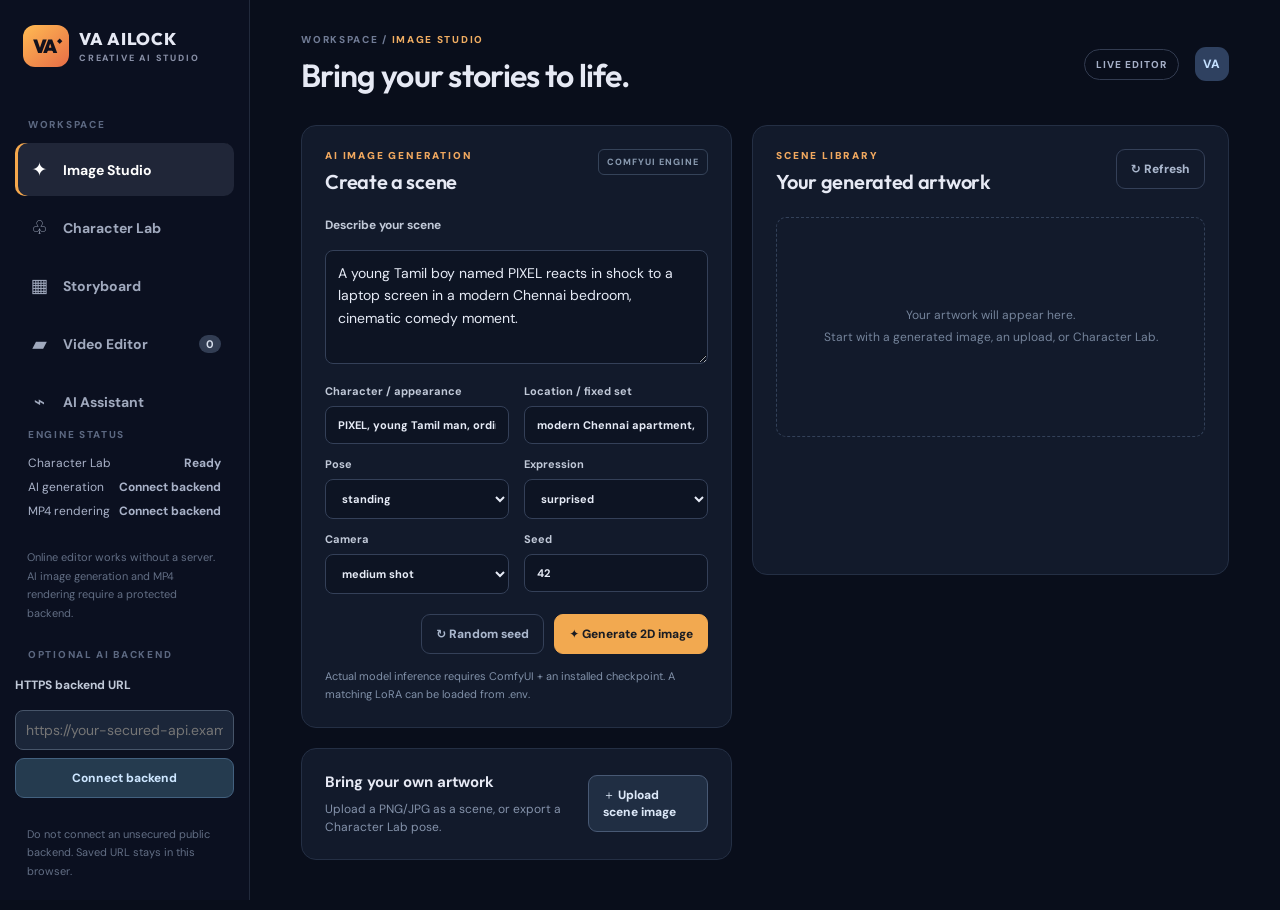
<file: docs/index.html>
<!DOCTYPE html>
<html lang="en"><head><meta charset="utf-8"><meta name="viewport" content="width=device-width,initial-scale=1">
<title>VA AILOCK | AI Studio</title><link rel="stylesheet" href="./style.css"></head>
<body>
<div class="shell">
<aside class="side">
  <div class="brand"><div class="brandmark">VA<span>◆</span></div><div><strong>VA AILOCK</strong><small>CREATIVE AI STUDIO</small></div></div>
  <div class="side-caption">WORKSPACE</div>
  <nav aria-label="Main navigation">
    <button class="nav active" data-tab="create"><span>✦</span> Image Studio</button>
    <button class="nav" data-tab="pose"><span>♧</span> Character Lab</button>
    <button class="nav" data-tab="story"><span>▦</span> Storyboard</button>
    <button class="nav" data-tab="timeline"><span>▰</span> Video Editor <b id="timeline-count">0</b></button>
    <button class="nav" data-tab="assistant"><span>⌁</span> AI Assistant</button>
  </nav>
  <div class="side-spacer"></div>
  <div class="side-caption">ENGINE STATUS</div>
  <div id="status" class="statuslist"><div>Browser-only editor ready</div></div>
  <div class="side-hint">Online editor works without a server. AI image generation and MP4 rendering require a protected backend.</div>
<div class="side-caption" style="margin-top:20px">OPTIONAL AI BACKEND</div>
  <label for="backend-url" class="fieldlabel">HTTPS backend URL</label>
  <input id="backend-url" type="url" placeholder="https://your-secured-api.example" style="width:100%;padding:10px;border-radius:8px;box-sizing:border-box;background:#1b2639;color:white;border:1px solid #475569" />
  <button id="backend-save" class="outline" style="width:100%;margin-top:8px">Connect backend</button>
  <div class="side-hint">Do not connect an unsecured public backend. Saved URL stays in this browser.</div>
</aside>
<main class="main">
  <header class="topbar"><div><div class="breadcrumb">WORKSPACE / <span id="crumb">IMAGE STUDIO</span></div><h1 id="page-title">Bring your stories to life.</h1></div><div class="topright"><span class="pill">LIVE EDITOR</span><span class="avatar">VA</span></div></header>
  <section id="tab-create" class="tab active">
    <div class="two-col">
      <div class="stack">
        <div class="panel"><div class="panelhead"><div><div class="eyebrow">AI IMAGE GENERATION</div><h2>Create a scene</h2></div><span class="tiny-label">COMFYUI ENGINE</span></div>
          <label class="fieldlabel" for="image-prompt">Describe your scene</label>
          <textarea id="image-prompt" rows="4" placeholder="PIXEL finds a suspicious GTA 6 download on his laptop and looks shocked...">A young Tamil boy named PIXEL reacts in shock to a laptop screen in a modern Chennai bedroom, cinematic comedy moment.</textarea>
          <div class="formgrid"><label>Character / appearance<input id="image-character" value="PIXEL, young Tamil man, ordinary relatable face, short black hair, mustard t-shirt"></label>
            <label>Location / fixed set<input id="image-location" value="modern Chennai apartment, light blue wall, wooden desk, laptop"></label>
            <label>Pose<select id="image-pose"><option>standing</option><option>sitting at a desk</option><option>pointing at laptop</option><option>running</option><option>waving</option></select></label>
            <label>Expression<select id="image-expression"><option>surprised</option><option>happy</option><option>angry</option><option>sad</option><option>confused</option><option>smirking</option></select></label>
            <label>Camera<select id="image-camera"><option>medium shot</option><option>close-up</option><option>wide shot</option><option>over-the-shoulder shot</option><option>low-angle shot</option></select></label>
            <label>Seed<input id="image-seed" type="number" value="42" min="0" max="999999999"></label></div>
          <div class="row-end"><button class="ghost" id="random-seed">↻ Random seed</button><button class="primary" id="generate-image">✦ Generate 2D image</button></div>
          <p class="helper">Actual model inference requires ComfyUI + an installed checkpoint. A matching LoRA can be loaded from .env.</p>
        </div>
        <div class="panel uploadpanel"><div><h3>Bring your own artwork</h3><p>Upload a PNG/JPG as a scene, or export a Character Lab pose.</p></div><label class="uploadbutton">＋ Upload scene image<input type="file" id="upload-image" accept="image/png,image/jpeg,image/webp" hidden></label></div>
      </div>
      <div class="stack"><div class="panel tall"><div class="panelhead"><div><div class="eyebrow">SCENE LIBRARY</div><h2>Your generated artwork</h2></div><button class="ghost" id="refresh-library">↻ Refresh</button></div>
        <div id="gallery" class="gallery"><div class="empty">Your artwork will appear here.<br>Start with a generated image, an upload, or Character Lab.</div></div></div></div>
    </div>
  </section>
  <section id="tab-pose" class="tab">
    <div class="pose-grid">
    <div class="panel"><div class="panelhead"><div><div class="eyebrow">SVG CHARACTER RIG</div><h2>Character Pose Lab</h2></div><span class="tiny-label">4K VECTOR EXPORT</span></div>
      <p class="helper">Build a pose without a generative model. Adjust the character and export a transparent or full-frame PNG for your timeline. This is an editable starter rig, not a complete character animation engine.</p>
      <div class="sectionhead">Identity</div>
      <div class="formgrid"><label>Face / eyes<select id="eye"><option value="normal">Normal</option><option value="happy">Happy</option><option value="wide">Wide / shocked</option><option value="sleepy">Sleepy</option><option value="angry">Angry</option></select></label>
       <label>Mouth<select id="mouth"><option value="smile">Smile</option><option value="open">Open / shocked</option><option value="grin">Grin</option><option value="frown">Frown</option><option value="flat">Neutral</option></select></label>
       <label>Eyebrows<select id="brow"><option value="normal">Normal</option><option value="raised">Raised</option><option value="angry">Angry</option><option value="worried">Worried</option></select></label>
       <label>Pose preset<select id="preset"><option value="normal">Natural standing</option><option value="wave">Waving</option><option value="point">Pointing</option><option value="run">Running</option><option value="shock">Shocked</option></select></label></div>
      <div class="sectionhead">Body controls</div>
      <div class="sliders">
       <label>Left arm <output id="left-arm-value">18°</output><input id="left-arm" type="range" min="-140" max="140" value="18"></label>
       <label>Right arm <output id="right-arm-value">-18°</output><input id="right-arm" type="range" min="-140" max="140" value="-18"></label>
       <label>Left leg <output id="left-leg-value">8°</output><input id="left-leg" type="range" min="-60" max="60" value="8"></label>
       <label>Right leg <output id="right-leg-value">-8°</output><input id="right-leg" type="range" min="-60" max="60" value="-8"></label>
       <label>Head tilt <output id="head-tilt-value">0°</output><input id="head-tilt" type="range" min="-30" max="30" value="0"></label>
      </div>
      <div class="sectionhead">Colors and backdrop</div>
      <div class="formgrid colors"><label>Skin<input id="skin" type="color" value="#c98a64"></label><label>Shirt<input id="shirt" type="color" value="#e6af39"></label><label>Trousers<input id="trousers" type="color" value="#303b5e"></label><label>Background<select id="background"><option value="room">Modern room</option><option value="street">City street</option><option value="plain">Plain cream</option><option value="transparent">Transparent</option></select></label></div>
      <div class="row-end"><button id="pose-reset" class="ghost">Reset pose</button><button id="pose-download" class="primary">↓ Export 4K PNG</button><button id="pose-add" class="outline">＋ Add to library</button></div>
    </div>
    <div class="panel posepanel"><div class="panelhead"><div><div class="eyebrow">LIVE PREVIEW</div><h2>9:16 scene canvas</h2></div><span class="tiny-label">384 × 682 PREVIEW</span></div>
      <div id="pose-display" class="pose-display"><svg id="character-svg" xmlns="http://www.w3.org/2000/svg" viewBox="0 0 384 682" width="384" height="682" aria-label="Editable 2D cartoon character">
        <defs><pattern id="tiles" width="35" height="35" patternUnits="userSpaceOnUse"><rect width="35" height="35" fill="#cfaa84"/><path d="M0 0H35M0 35H35" stroke="#b18c69" stroke-width="2"/></pattern></defs>
        <g id="bg-room"><rect width="384" height="682" fill="#cbdcdf"/><rect width="384" height="390" fill="#d6e6e6"/><rect y="390" width="384" height="292" fill="url(#tiles)"/><path d="M0 390h384" stroke="#7b8e8b" stroke-width="10"/><rect x="254" y="105" width="88" height="121" rx="4" fill="#f8f7e5" stroke="#62818b" stroke-width="9"/><path d="M298 110v115M259 163h79" stroke="#62818b" stroke-width="6"/><rect x="24" y="274" width="97" height="114" rx="5" fill="#987157" stroke="#654934" stroke-width="5"/><path d="M24 321h97M69 331h8" stroke="#f5db9e" stroke-width="4"/><rect x="17" y="238" width="112" height="23" rx="5" fill="#bc9374" stroke="#654934" stroke-width="4"/></g>
        <g id="bg-street" display="none"><rect width="384" height="682" fill="#d9dfd7"/><path d="M0 110h384v370H0z" fill="#e3bb90"/><rect x="13" y="160" width="123" height="289" fill="#99a9b4" stroke="#3d565d" stroke-width="6"/><rect x="225" y="128" width="145" height="332" fill="#b28b7b" stroke="#654e50" stroke-width="6"/><path d="M0 478h384v204H0" fill="#8e8c88"/><path d="M0 552h384" stroke="#f0dba1" stroke-width="9" stroke-dasharray="52 30"/><rect x="250" y="175" width="80" height="64" fill="#badbd7" stroke="#515f68" stroke-width="7"/><rect x="35" y="193" width="75" height="80" fill="#badbd7" stroke="#515f68" stroke-width="7"/></g>
        <g id="bg-plain" display="none"><rect width="384" height="682" fill="#f7eddd"/></g>
        <g id="character" stroke="#32313a" stroke-linejoin="round" stroke-linecap="round">
          <ellipse cx="190" cy="614" rx="104" ry="16" fill="#343035" fill-opacity=".17" stroke="none"/>
          <g id="leg-left" transform="rotate(8 171 425)"><path d="M152 412 Q145 477 141 581 L174 587 Q184 478 187 428Z" fill="#303b5e" stroke-width="6"/><path d="M139 577l36 5 12 30q-3 14-60 4-17-9 12-39Z" fill="#f8f1e4" stroke-width="6"/></g>
          <g id="leg-right" transform="rotate(-8 215 425)"><path d="M192 425 Q206 486 215 585 L245 580 Q240 468 224 410Z" fill="#303b5e" stroke-width="6"/><path d="M214 578l34-5 26 34q0 17-58 10-13-10-2-39Z" fill="#f8f1e4" stroke-width="6"/></g>
          <g id="arm-left" transform="rotate(18 142 278)"><path d="M145 271Q117 273 110 315L90 408Q93 428 115 426L151 331Z" fill="#c98a64" stroke-width="6"/><ellipse cx="102" cy="429" rx="15" ry="20" fill="#c98a64" stroke-width="5"/></g>
          <g id="arm-right" transform="rotate(-18 239 278)"><path d="M232 272Q266 276 275 320L293 409Q286 427 264 425L229 330Z" fill="#c98a64" stroke-width="6"/><ellipse cx="284" cy="430" rx="15" ry="20" fill="#c98a64" stroke-width="5"/></g>
          <path id="torso" d="M149 263Q126 273 133 313L142 436Q184 451 237 434L248 307Q249 278 227 265Z" fill="#e6af39" stroke-width="7"/><path d="M149 271Q190 296 229 269" stroke-width="5" fill="none" stroke="#a17824"/>
          <g id="head" transform="rotate(0 191 203)"><path d="M181 248V273Q194 292 211 272L209 249" fill="#c98a64" stroke-width="5"/><ellipse cx="192" cy="185" rx="72" ry="82" fill="#c98a64" stroke-width="7"/><ellipse cx="123" cy="195" rx="11" ry="22" fill="#c98a64" stroke-width="5"/><ellipse cx="263" cy="195" rx="11" ry="22" fill="#c98a64" stroke-width="5"/>
            <path d="M119 169Q111 119 145 111Q149 81 184 95Q211 73 235 104Q267 103 270 147Q245 127 233 132Q211 114 190 126Q165 111 149 138Q135 136 119 169Z" fill="#292c35" stroke-width="6"/>
            <g id="brows"><path id="brow-l" d="M146 171q16-11 29-2" fill="none" stroke="#2b2428" stroke-width="6"/><path id="brow-r" d="M209 169q16-10 28 2" fill="none" stroke="#2b2428" stroke-width="6"/></g>
            <g id="eyes"><ellipse id="eye-l" cx="163" cy="192" rx="10" ry="13" fill="#f9f8ee" stroke-width="4"/><ellipse id="eye-r" cx="226" cy="192" rx="10" ry="13" fill="#f9f8ee" stroke-width="4"/><ellipse id="pupil-l" cx="165" cy="195" rx="4" ry="7" fill="#22222a" stroke="none"/><ellipse id="pupil-r" cx="224" cy="195" rx="4" ry="7" fill="#22222a" stroke="none"/></g>
            <path d="M195 198q-11 13-5 20h9" fill="none" stroke="#8d543e" stroke-width="3.5"/>
            <g id="mouth-group"><path id="mouth-shape" d="M166 229q28 25 53 0" fill="none" stroke="#642d32" stroke-width="5"/></g>
          </g>
        </g>
      </svg></div>
      <div class="pose-bottom"><span>Expression system: 5 eye types × 5 mouths × 4 brows = <strong>100 combinations</strong></span><span>SVG source stays editable</span></div>
    </div></div>
  </section>
  <section id="tab-story" class="tab">
    <div class="panel"><div class="panelhead"><div><div class="eyebrow">STORY TO STORYBOARD</div><h2>Plan your Short</h2></div><span class="tiny-label">OLLAMA OPTIONAL</span></div>
      <label class="fieldlabel">Story idea or script</label><textarea id="story-text" rows="4">PIXEL wants to buy a PS5 and GTA 6, but when the tea shop owner asks for the ten rupees he owes, PIXEL says he will pay tomorrow.</textarea>
      <div class="row-end"><label class="compact-label">Number of shots <input type="number" id="story-count" min="2" max="12" value="5"></label><button id="plan-story" class="primary">✦ Plan storyboard</button></div>
      <p class="helper">With Ollama, this creates AI-written visual beats. Without it, this uses a clearly labeled fixed starter template.</p>
    </div><div id="planned-scenes" class="storygrid"></div>
  </section>
  <section id="tab-timeline" class="tab">
    <div class="two-col editor-grid"><div class="stack">
      <div class="panel"><div class="panelhead"><div><div class="eyebrow">SEQUENCE EDITOR</div><h2>Shorts timeline</h2></div><span class="tiny-label" id="total-duration">0.0 SEC</span></div>
        <div id="timeline-list"><div class="empty">No shots yet. Add images from the library or export your character.</div></div>
      </div><div class="panel"><div class="panelhead"><div><div class="eyebrow">AUDIO MIX</div><h2>Sound and narration</h2></div></div>
        <div class="formgrid"><label>Voiceover file<input type="file" id="voice-file" accept="audio/*"></label><label>Background music<input type="file" id="music-file" accept="audio/*"></label></div>
        <div class="assetline"><span id="voice-name">No voiceover</span><button id="voice-remove" class="ghost">Remove</button></div><div class="assetline"><span id="music-name">No music</span><button id="music-remove" class="ghost">Remove</button></div>
        <label class="sliderlabel">Music volume <output id="music-volume-value">12%</output><input id="music-volume" type="range" min="0" max="50" value="12"></label>
      </div>
      <div class="panel"><div class="panelhead"><div><div class="eyebrow">EXPORT SETTINGS</div><h2>Render a video</h2></div></div>
        <div class="formgrid"><label>Resolution<select id="render-resolution"><option value="preview">540 × 960 (test)</option><option value="1080p" selected>1080 × 1920 (Shorts)</option><option value="4k">2160 × 3840 (4K)</option></select></label><label>Format<input readonly value="MP4 / H.264 / 30 FPS"></label></div>
        <button id="render-video" class="primary full">▶ Render video</button><div id="render-result" class="render-result"></div>
        <p class="helper">This renders still scenes with optional motion and audio. It is not a generative image-to-video model.</p>
      </div>
    </div><div class="panel"><div class="panelhead"><div><div class="eyebrow">LIVE PREVIEW</div><h2>Shot preview</h2></div></div><div class="film-preview"><img id="timeline-preview" alt="Selected video scene"/><div id="preview-placeholder">Select a shot to preview it</div></div><div class="preview-footer">Use ↑ ↓ to reorder shots; each shot has its own duration and motion type.</div></div></div>
  </section>
  <section id="tab-assistant" class="tab">
    <div class="chat-layout"><div class="panel chat-panel"><div class="panelhead"><div><div class="eyebrow">LOCAL CREATIVE ASSISTANT</div><h2>Ask VA AILOCK Studio</h2></div><span class="tiny-label">OLLAMA ENGINE</span></div><div id="chat-log" class="chat-log"><div class="bubble assistant-bubble">I can help plan original Tamil comedy Shorts, write Tanglish narration, and improve scene prompts. Connect Ollama to enable conversational AI.</div></div><div class="chat-compose"><textarea id="chat-input" rows="2" placeholder="Write me a funny 22-second narrator-only script... "></textarea><button class="primary" id="send-chat">Send ↗</button></div></div><div class="panel suggestions"><div class="eyebrow">IDEAS TO TRY</div><h2>Creative prompts</h2><button class="suggest" data-chat="Write a 22-second narrator-only Tanglish comedy script with a hook and unexpected ending about a boy at a tea shop.">22-second Tanglish comedy script ↗</button><button class="suggest" data-chat="Give me 8 visual shots for a modern Chennai cartoon scene keeping the same room and character design.">8 consistent scene prompts ↗</button><button class="suggest" data-chat="Explain how to use character reference images and LoRA to maintain PIXEL consistency across scenes.">Character consistency workflow ↗</button><p class="helper">Your local assistant runs through Ollama if configured. It does not have ChatGPT's underlying model or tool access.</p></div></div>
  </section>
  <div id="toast" role="status" aria-live="polite"></div>
</main></div>
<script src="./app.js"></script></body></html>
</file>
<file: docs/style.css>
@import url('https://fonts.googleapis.com/css2?family=DM+Sans:wght@400;500;600;700;800&family=Outfit:wght@400;500;600;700;800&display=swap');
:root{font-family:'DM Sans',system-ui,sans-serif;color:#e6e9f4;background:#090e1b;font-size:14px;font-synthesis:none}*{box-sizing:border-box}body{margin:0}button,input,textarea,select{font:inherit}button{cursor:pointer}button:disabled{opacity:.55;cursor:wait}.shell{min-height:100vh;display:grid;grid-template-columns:250px minmax(0,1fr)}.side{background:#0b1020;border-right:1px solid #222a3c;padding:24px 15px;display:flex;flex-direction:column;position:sticky;top:0;height:100vh}.brand{display:flex;align-items:center;gap:10px;margin-bottom:50px;padding:1px 8px}.brandmark{height:42px;width:46px;background:linear-gradient(140deg,#ffbb53,#e76d46);color:#12121d;border-radius:12px;display:flex;align-items:center;justify-content:center;font-family:Outfit,sans-serif;font-weight:900;letter-spacing:-2px;font-size:19px}.brandmark span{font-size:7px;margin:0 0 12px 2px}.brand strong{font:800 17px Outfit,sans-serif;letter-spacing:.7px}.brand small{display:block;color:#8990a7;font-size:9px;letter-spacing:1.8px;font-weight:800;margin-top:3px}.side-caption{color:#5c6881;font-size:10px;font-weight:800;letter-spacing:1.7px;padding:0 13px;margin-bottom:12px}nav{display:flex;flex-direction:column;gap:5px}.nav{background:none;border:0;color:#a0a9bd;text-align:left;padding:14px 13px;border-radius:10px;display:flex;align-items:center;gap:12px;font-weight:700;transition:.15s}.nav>span{font-size:19px;width:23px;text-align:center}.nav:hover,.nav.active{background:#202638;color:#fff}.nav.active{box-shadow:inset 3px 0 #f6a84c}.nav b{margin-left:auto;border-radius:9px;background:#323d53;color:#d6ddeb;padding:2px 7px;font-size:11px}.side-spacer{flex:1}.statuslist{display:flex;flex-direction:column;gap:8px;padding:2px 13px;color:#a9b2c8;font-size:12px}.status-row{display:flex;justify-content:space-between;gap:4px}.dot{height:7px;width:7px;border-radius:50%;display:inline-block;background:#d87961;margin-right:5px}.dot.ok{background:#69d6a1}.side-hint{font-size:11px;color:#626e84;line-height:1.7;margin:27px 12px 5px}.main{padding:33px min(4vw,55px) 50px;max-width:1700px;width:100%;min-width:0}.topbar{display:flex;justify-content:space-between;align-items:center;margin-bottom:30px}.breadcrumb{font-size:10px;font-weight:800;letter-spacing:1.7px;color:#707b95;margin-bottom:9px}.breadcrumb span{color:#f0ad62}h1,h2,h3,p{margin:0}h1{font:600 clamp(23px,2.6vw,32px) Outfit,sans-serif;letter-spacing:-.7px}h2{font:600 20px Outfit,sans-serif;letter-spacing:-.3px}h3{font-size:15px}.topright{display:flex;align-items:center;gap:16px}.pill{border:1px solid #333c51;border-radius:30px;padding:8px 11px;color:#a5afc7;font-weight:800;font-size:10px;letter-spacing:1px}.avatar{display:grid;place-items:center;width:34px;height:34px;background:#2f4160;border-radius:11px;color:#c4e0ff;font-weight:800;font-size:12px}.tab{display:none}.tab.active{display:block}.two-col{display:grid;grid-template-columns:minmax(420px,.95fr) minmax(360px,1.05fr);gap:20px}.stack{display:flex;flex-direction:column;gap:20px;min-width:0}.panel{background:#121a2b;border:1px solid #242f44;border-radius:15px;padding:23px;min-width:0}.panelhead{display:flex;justify-content:space-between;align-items:flex-start;gap:10px;margin-bottom:23px}.eyebrow{color:#f0a85f;letter-spacing:1.8px;font-size:10px;font-weight:900;margin-bottom:7px}.tiny-label{font-size:9px;letter-spacing:1px;color:#899ab0;border:1px solid #354359;border-radius:6px;padding:6px 8px;white-space:nowrap;font-weight:800}.fieldlabel,.formgrid label,.compact-label{display:block;font-size:12px;color:#c1c9d8;font-weight:700;margin-bottom:9px}.fieldlabel{margin-top:4px}textarea,input:not([type="range"]):not([type="color"]):not([type="file"]),select{width:100%;background:#0d1423;color:#e6ebf6;border:1px solid #344058;border-radius:8px;padding:11px 12px;outline:none;resize:vertical;margin-top:8px}textarea:focus,input:focus,select:focus{border-color:#da9560}textarea{line-height:1.6;min-height:80px}.formgrid{display:grid;grid-template-columns:repeat(2,minmax(0,1fr));gap:13px 15px;margin-top:16px}.formgrid label{font-size:11px;margin:0}.row-end{display:flex;justify-content:flex-end;align-items:center;gap:10px;margin-top:20px;flex-wrap:wrap}.primary,.ghost,.outline,.uploadbutton{border-radius:9px;padding:11px 14px;font-size:12px;font-weight:800;display:inline-flex;align-items:center;justify-content:center;gap:7px}.primary{background:#f2a950;border:1px solid #f2a950;color:#191c23}.primary:hover{background:#ffd08c}.ghost{background:transparent;color:#aab7cd;border:1px solid #344058}.outline{background:#253b4f;color:#cde6ff;border:1px solid #43617f}.uploadbutton{background:#202e43;color:#dce8f8;border:1px solid #485974;cursor:pointer}.helper{font-size:11px;color:#8191a9;line-height:1.7;margin-top:13px}.tall{min-height:450px}.gallery{display:grid;grid-template-columns:repeat(2,minmax(0,1fr));gap:13px;max-height:840px;overflow:auto}.galleryitem{background:#0b1323;border:1px solid #303b50;padding:8px;border-radius:11px;min-width:0}.galleryitem img{width:100%;aspect-ratio:9/13;object-fit:cover;border-radius:6px;background:#1e263a}.galleryitem .filetitle{font-size:11px;color:#c2cadd;overflow:hidden;text-overflow:ellipsis;white-space:nowrap;margin:7px 1px}.galleryitem button{width:100%;font-size:11px;padding:8px}.empty{display:flex;align-items:center;justify-content:center;text-align:center;min-height:220px;color:#75849b;line-height:1.8;font-size:12px;grid-column:1/-1;border:1px dashed #334159;border-radius:10px}.uploadpanel{display:flex;align-items:center;justify-content:space-between;gap:20px}.uploadpanel p{color:#8593ab;font-size:12px;margin-top:8px;line-height:1.5}.pose-grid{display:grid;grid-template-columns:minmax(430px,1fr) minmax(375px,.9fr);gap:20px}.posepanel{display:flex;flex-direction:column;align-items:stretch}.pose-display{margin:0 auto;display:flex;justify-content:center;width:100%;overflow:hidden;background:#0e1523;border-radius:10px;border:1px solid #344158;padding:12px}.pose-display svg{display:block;width:auto;max-width:100%;height:min(60vh,670px);aspect-ratio:384/682;box-shadow:0 7px 40px #0006}.sectionhead{margin:26px 0 12px;padding-bottom:8px;border-bottom:1px solid #29354b;font-size:11px;font-weight:800;color:#dda66d;letter-spacing:1px;text-transform:uppercase}.sliders{display:grid;grid-template-columns:1fr 1fr;gap:15px}.sliders label,.sliderlabel{display:block;font-size:12px;color:#c4ccdf;font-weight:700}.sliders output,.sliderlabel output{float:right;color:#f1ae67}.sliders input,.sliderlabel input{width:100%;accent-color:#efab63;margin-top:10px}.colors input[type=color]{width:100%;height:37px;cursor:pointer;border:1px solid #344058;border-radius:5px;background:#101827;margin-top:7px}.pose-bottom{display:flex;flex-wrap:wrap;gap:12px;justify-content:space-between;font-size:11px;color:#8290a7;margin-top:15px;line-height:1.6}.storygrid{display:grid;grid-template-columns:repeat(auto-fill,minmax(220px,1fr));gap:16px;margin-top:20px}.storycard{background:#121a2b;border:1px solid #344159;border-radius:12px;padding:18px}.storycard .num{color:#f0a95e;font-size:11px;font-weight:900}.storycard p{margin:10px 0;color:#bbc5d7;line-height:1.6;font-size:12px}.storycard small{display:block;color:#7f8fa6;margin-bottom:12px}.storycard button{width:100%;margin-top:12px}.storycard textarea{font-size:12px}.compact-label{display:flex;align-items:center;gap:8px}.compact-label input{width:60px!important;margin:0!important}.editor-grid{grid-template-columns:minmax(420px,1.15fr) minmax(320px,.85fr)}.shot{display:grid;grid-template-columns:65px minmax(0,1fr) auto;gap:10px;align-items:center;background:#0c1424;border:1px solid #2c3a50;padding:10px;border-radius:9px;margin-bottom:10px;cursor:pointer}.shot.selected{border-color:#f2a950}.shot img{height:85px;width:62px;object-fit:cover;border-radius:5px}.shot-fields{display:grid;gap:4px}.shot-fields strong{font-size:11px;color:#dde5f4}.shot-fields select,.shot-fields input{font-size:11px;padding:6px 7px;margin:4px 0 0}.shot-buttons{display:flex;flex-direction:column;gap:5px}.shot-buttons button{background:#27334a;color:#d2daea;border:0;border-radius:5px;padding:5px 9px;font-size:12px}.assetline{display:flex;justify-content:space-between;align-items:center;gap:10px;padding:10px 0;color:#98a8bf;font-size:12px}.assetline+.assetline{border-top:1px solid #26354b}.sliderlabel{margin-top:20px}.full{width:100%;margin-top:18px}.film-preview{width:min(320px,100%);aspect-ratio:9/16;background:#080f1c;border:1px solid #344259;border-radius:11px;margin:10px auto;display:flex;align-items:center;justify-content:center;overflow:hidden;color:#8190aa;text-align:center;padding:5px}.film-preview img{display:none;max-height:100%;width:100%;height:100%;object-fit:cover}.preview-footer{font-size:11px;line-height:1.6;text-align:center;color:#8998ae}.render-result{margin-top:10px;font-size:12px;line-height:1.6;color:#b9c9de}.render-result a{color:#f3b46c;font-weight:800}.chat-layout{display:grid;grid-template-columns:minmax(420px,1.5fr) minmax(250px,.65fr);gap:20px}.chat-panel{display:flex;flex-direction:column;height:680px}.chat-log{overflow:auto;flex:1;display:flex;flex-direction:column;gap:14px;padding:10px 0 25px}.bubble{max-width:86%;padding:13px 16px;line-height:1.65;white-space:pre-wrap;font-size:13px;border-radius:13px}.assistant-bubble{background:#1e2a3e;color:#e1e8f4;align-self:flex-start}.user-bubble{background:#50422b;color:#fff2de;align-self:flex-end}.chat-compose{display:flex;gap:10px;border-top:1px solid #2c394e;padding-top:15px;align-items:center}.chat-compose textarea{margin:0;flex:1;min-height:60px}.chat-compose button{align-self:stretch}.suggestions{height:max-content}.suggest{width:100%;text-align:left;background:#1b283c;color:#dce7f6;border:1px solid #33435b;border-radius:9px;padding:14px;margin:8px 0}.suggestions h2{margin-bottom:22px}#toast{position:fixed;bottom:25px;right:30px;max-width:430px;padding:12px 17px;color:#17202b;background:#f1ab63;border-radius:9px;box-shadow:0 8px 28px #0008;font-size:13px;font-weight:700;z-index:100;opacity:0;pointer-events:none;transition:opacity .2s}#toast.show{opacity:1}#toast.error{background:#ef7b81;color:#2b1015}
@media(max-width:1130px){.shell{grid-template-columns:75px minmax(0,1fr)}.brand{padding:0}.brand>div:last-child,.side-caption,.nav{font-size:0}.side{padding:18px 8px}.brand{justify-content:center;margin-bottom:38px}.nav{justify-content:center;padding:13px 5px}.nav>span{font-size:22px}.nav b,.side-hint,.statuslist{display:none}.two-col,.pose-grid,.chat-layout{grid-template-columns:1fr}}@media(max-width:600px){.shell{display:block}.side{height:auto;position:static;padding:8px 12px;flex-direction:row;gap:12px;overflow:auto}.brand{margin:0}.side nav{flex-direction:row}.side .nav{padding:8px}.main{padding:24px 13px}.topbar{align-items:flex-start}.topright{display:none}.panel{padding:15px}.two-col,.pose-grid{display:block}.stack,.pose-grid>.panel{margin-bottom:15px}.formgrid,.sliders{grid-template-columns:1fr 1fr}.uploadpanel{flex-direction:column;align-items:flex-start}.chat-layout{display:block}.suggestions{margin-top:20px}.pose-display svg{height:auto;max-height:620px}.storygrid{grid-template-columns:1fr}}
</file>
